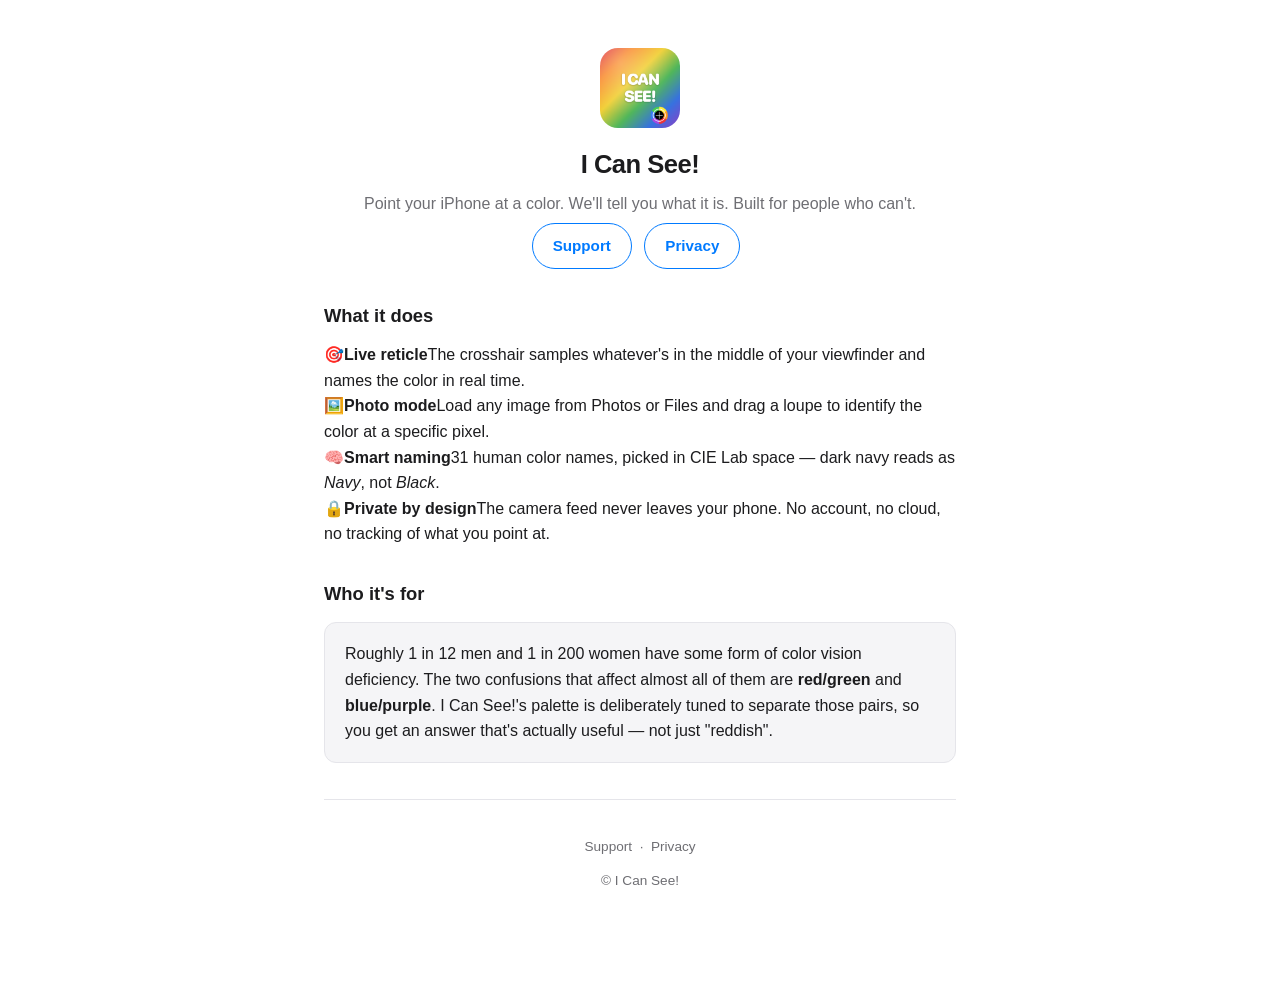
<file: index.html>
<!DOCTYPE html>
<html lang="en">
<head>
<meta charset="UTF-8">
<meta name="viewport" content="width=device-width, initial-scale=1.0">
<title>I Can See!</title>
<meta name="description" content="A colorblind-friendly color identifier for iPhone. Aim your camera or load a photo — I Can See! names what you're looking at.">
<link rel="icon" href="icon.png">
<link rel="apple-touch-icon" href="icon.png">
<link rel="stylesheet" href="_shared.css">
</head>
<body>
<div class="wrap">

<header class="hero">
    <img class="icon" src="icon.png" style="width:80px;height:80px;border-radius:18px;" alt="I Can See! app icon">
    <h1>I Can See!</h1>
    <p class="tagline">Point your iPhone at a color. We'll tell you what it is. Built for people who can't.</p>
    <p>
        <a class="cta secondary" href="support.html">Support</a>
        <a class="cta secondary" href="privacy.html">Privacy</a>
    </p>
</header>

<h2>What it does</h2>
<div class="features">
    <div class="feature"><span class="emoji">🎯</span><strong>Live reticle</strong><span>The crosshair samples whatever's in the middle of your viewfinder and names the color in real time.</span></div>
    <div class="feature"><span class="emoji">🖼️</span><strong>Photo mode</strong><span>Load any image from Photos or Files and drag a loupe to identify the color at a specific pixel.</span></div>
    <div class="feature"><span class="emoji">🧠</span><strong>Smart naming</strong><span>31 human color names, picked in CIE Lab space — dark navy reads as <em>Navy</em>, not <em>Black</em>.</span></div>
    <div class="feature"><span class="emoji">🔒</span><strong>Private by design</strong><span>The camera feed never leaves your phone. No account, no cloud, no tracking of what you point at.</span></div>
</div>

<h2>Who it's for</h2>
<div class="card">
    <p>
        Roughly 1 in 12 men and 1 in 200 women have some form of color vision deficiency. The two confusions that affect almost all of them are <strong>red/green</strong> and <strong>blue/purple</strong>. I Can See!'s palette is deliberately tuned to separate those pairs, so you get an answer that's actually useful &mdash; not just "reddish".
    </p>
</div>

<hr>
<footer>
    <p>
        <a href="support.html">Support</a> &nbsp;&middot;&nbsp;
        <a href="privacy.html">Privacy</a>
    </p>
    <p>&copy; I Can See!</p>
</footer>

</div>
</body>
</html>
</file>
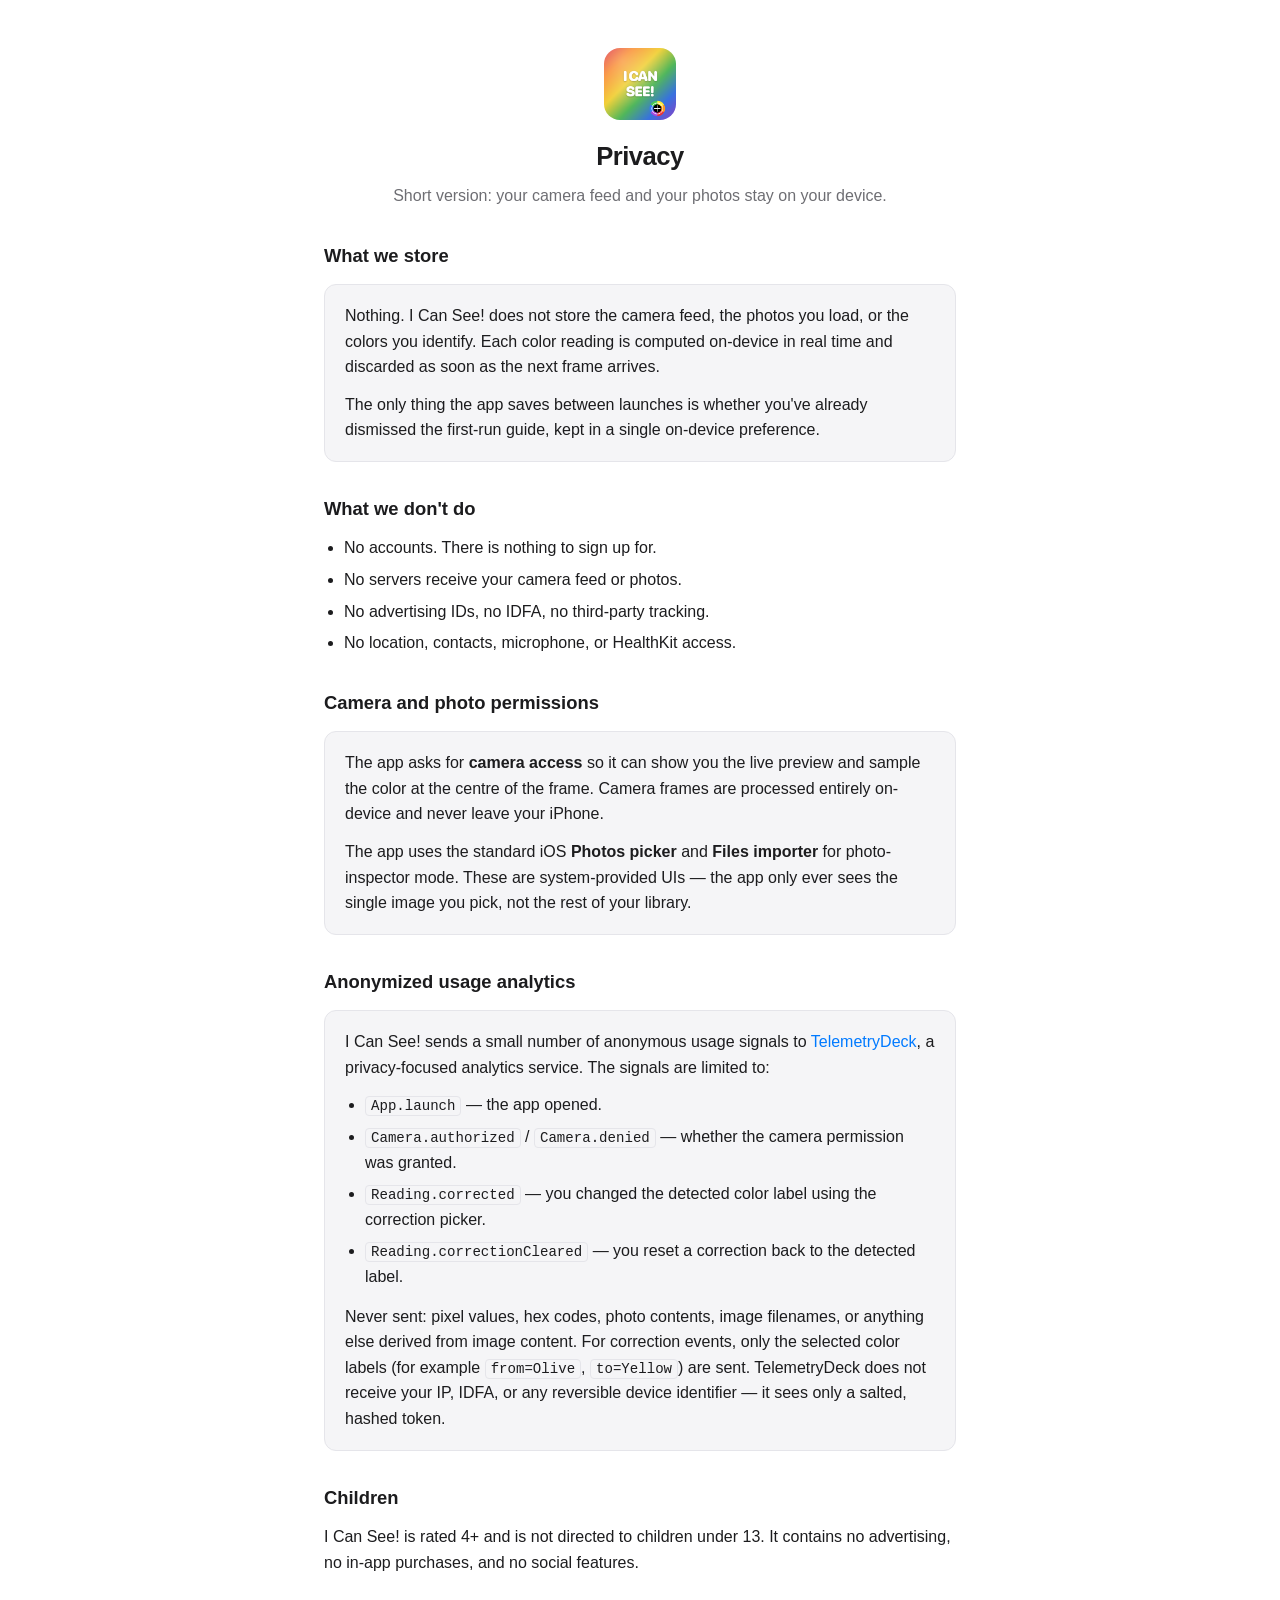
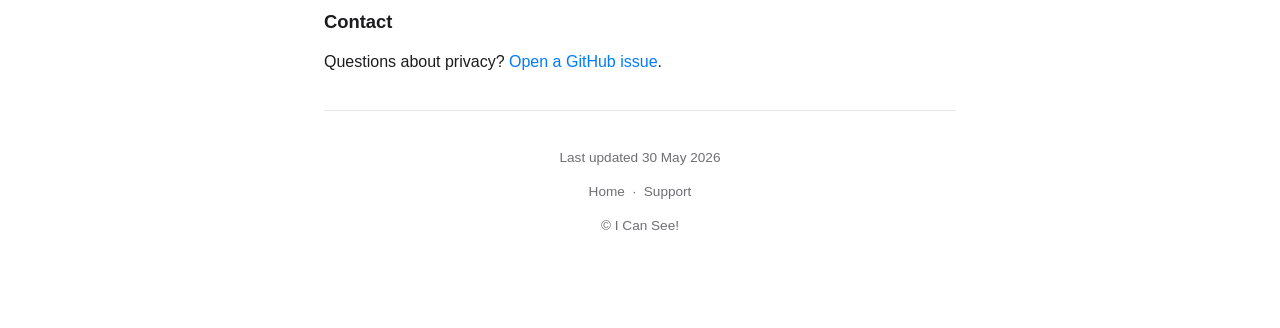
<file: privacy.html>
<!DOCTYPE html>
<html lang="en">
<head>
<meta charset="UTF-8">
<meta name="viewport" content="width=device-width, initial-scale=1.0">
<title>Privacy &middot; I Can See!</title>
<meta name="description" content="Privacy statement for I Can See! — your camera and photos stay on your device.">
<link rel="icon" href="icon.png">
<link rel="apple-touch-icon" href="icon.png">
<link rel="stylesheet" href="_shared.css">
</head>
<body>
<div class="wrap">

<header>
    <a href="index.html"><img class="icon" src="icon.png" alt="I Can See! app icon"></a>
    <h1>Privacy</h1>
    <p class="tagline">Short version: your camera feed and your photos stay on your device.</p>
</header>

<h2>What we store</h2>
<div class="card">
    <p>
        Nothing. I Can See! does not store the camera feed, the photos you load, or the colors you identify. Each color reading is computed on-device in real time and discarded as soon as the next frame arrives.
    </p>
    <p style="margin-bottom: 0;">
        The only thing the app saves between launches is whether you've already dismissed the first-run guide, kept in a single on-device preference.
    </p>
</div>

<h2>What we don't do</h2>
<ul>
    <li>No accounts. There is nothing to sign up for.</li>
    <li>No servers receive your camera feed or photos.</li>
    <li>No advertising IDs, no IDFA, no third-party tracking.</li>
    <li>No location, contacts, microphone, or HealthKit access.</li>
</ul>

<h2>Camera and photo permissions</h2>
<div class="card">
    <p>
        The app asks for <strong>camera access</strong> so it can show you the live preview and sample the color at the centre of the frame. Camera frames are processed entirely on-device and never leave your iPhone.
    </p>
    <p style="margin-bottom: 0;">
        The app uses the standard iOS <strong>Photos picker</strong> and <strong>Files importer</strong> for photo-inspector mode. These are system-provided UIs &mdash; the app only ever sees the single image you pick, not the rest of your library.
    </p>
</div>

<h2>Anonymized usage analytics</h2>
<div class="card">
    <p>
        I Can See! sends a small number of anonymous usage signals to <a href="https://telemetrydeck.com" rel="noopener">TelemetryDeck</a>, a privacy-focused analytics service. The signals are limited to:
    </p>
    <ul>
        <li><code>App.launch</code> &mdash; the app opened.</li>
        <li><code>Camera.authorized</code> / <code>Camera.denied</code> &mdash; whether the camera permission was granted.</li>
        <li><code>Reading.corrected</code> &mdash; you changed the detected color label using the correction picker.</li>
        <li><code>Reading.correctionCleared</code> &mdash; you reset a correction back to the detected label.</li>
    </ul>
    <p style="margin-bottom: 0;">
        Never sent: pixel values, hex codes, photo contents, image filenames, or anything else derived from image content. For correction events, only the selected color labels (for example <code>from=Olive</code>, <code>to=Yellow</code>) are sent. TelemetryDeck does not receive your IP, IDFA, or any reversible device identifier &mdash; it sees only a salted, hashed token.
    </p>
</div>

<h2>Children</h2>
<p>
    I Can See! is rated 4+ and is not directed to children under 13. It contains no advertising, no in-app purchases, and no social features.
</p>

<h2>Contact</h2>
<p>
    Questions about privacy? <a href="https://github.com/trantjustin/ICanSee/issues/new">Open a GitHub issue</a>.
</p>

<hr>
<footer>
    <p>Last updated 30 May 2026</p>
    <p>
        <a href="index.html">Home</a> &nbsp;&middot;&nbsp;
        <a href="support.html">Support</a>
    </p>
    <p>&copy; I Can See!</p>
</footer>

</div>
</body>
</html>
</file>
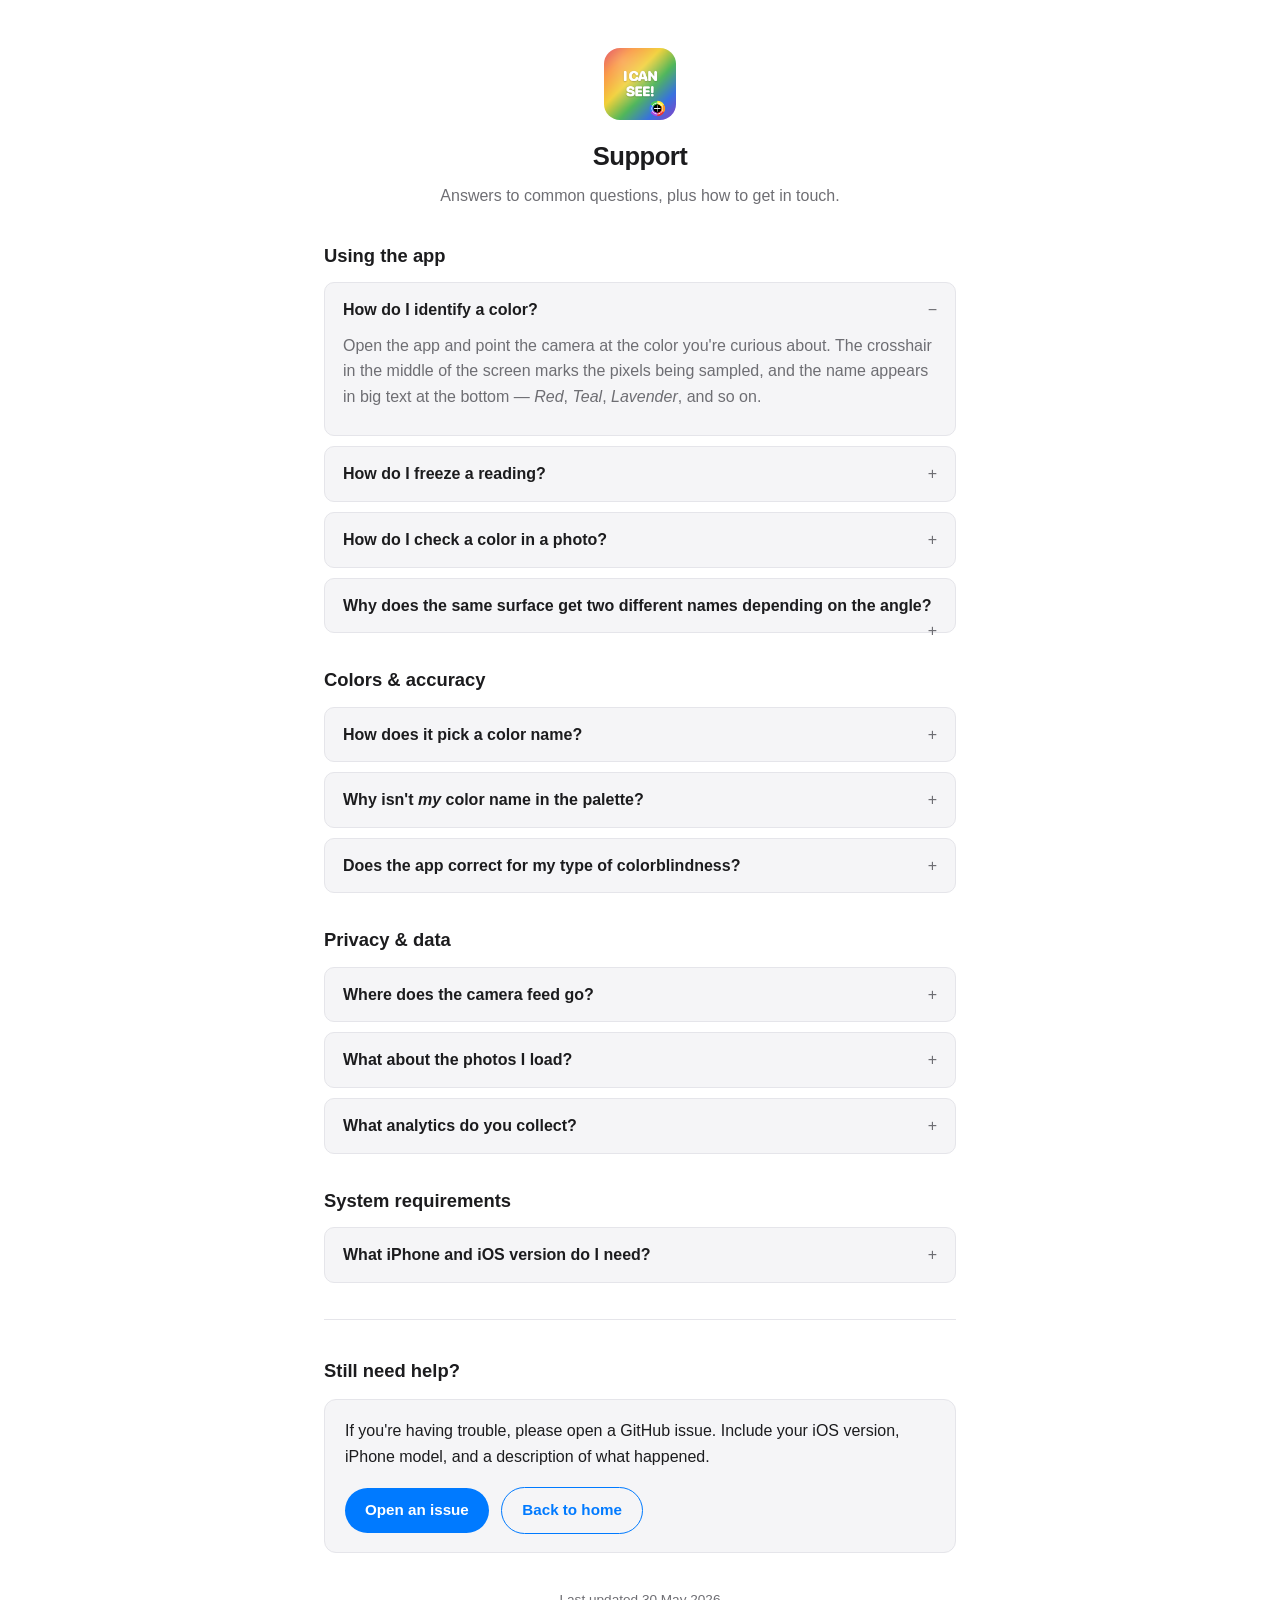
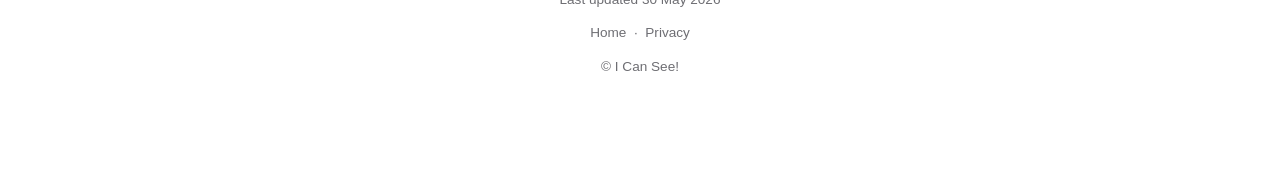
<file: support.html>
<!DOCTYPE html>
<html lang="en">
<head>
<meta charset="UTF-8">
<meta name="viewport" content="width=device-width, initial-scale=1.0">
<title>Support &middot; I Can See!</title>
<meta name="description" content="Help and FAQ for the I Can See! color identifier app.">
<link rel="icon" href="icon.png">
<link rel="apple-touch-icon" href="icon.png">
<link rel="stylesheet" href="_shared.css">
</head>
<body>
<div class="wrap">

<header>
    <a href="index.html"><img class="icon" src="icon.png" alt="I Can See! app icon"></a>
    <h1>Support</h1>
    <p class="tagline">Answers to common questions, plus how to get in touch.</p>
</header>

<h2>Using the app</h2>

<details class="faq" open>
    <summary>How do I identify a color?</summary>
    <p>Open the app and point the camera at the color you're curious about. The crosshair in the middle of the screen marks the pixels being sampled, and the name appears in big text at the bottom &mdash; <em>Red</em>, <em>Teal</em>, <em>Lavender</em>, and so on.</p>
</details>

<details class="faq">
    <summary>How do I freeze a reading?</summary>
    <p>Tap the pause button in the bottom-right of the color readout bar. The reading freezes so you can read it without holding the phone steady. Tap the play button to resume.</p>
</details>

<details class="faq">
    <summary>How do I check a color in a photo?</summary>
    <p>Tap the photo button (top-right, the photo icon) and choose <strong>Choose from Photos</strong> or <strong>Choose from Files</strong>. Drag the loupe around the image to identify the color at any specific pixel.</p>
</details>

<details class="faq">
    <summary>Why does the same surface get two different names depending on the angle?</summary>
    <p>Most surfaces aren't a single uniform color &mdash; lighting, shadows, and screen glare shift what the camera actually sees. For the most accurate reading, use diffuse natural light and aim straight at the surface.</p>
</details>

<h2>Colors &amp; accuracy</h2>

<details class="faq">
    <summary>How does it pick a color name?</summary>
    <p>The app samples a small region around the crosshair (about 24×24 pixels), averages the colors, and finds the nearest match in a 31-name palette using <strong>CIE Lab</strong> distance. Lab is roughly perceptually uniform &mdash; meaning it weights hue, lightness, and chroma the way human eyes do &mdash; so dark navy reads as <em>Navy</em> instead of being lumped into <em>Black</em>.</p>
</details>

<details class="faq">
    <summary>Why isn't <em>my</em> color name in the palette?</summary>
    <p>The palette is deliberately small. It only includes color names a typical English speaker would say out loud (no <em>papayawhip</em> or <em>gainsboro</em>). For people with color vision deficiency, a precise but unfamiliar name is worse than no name &mdash; you can't act on a label you don't recognise.</p>
</details>

<details class="faq">
    <summary>Does the app correct for my type of colorblindness?</summary>
    <p>No. The app reports what the camera actually sees, in standard color names. The point is to give you ground truth, not to simulate what you'd see if you had typical color vision. If "the apple is red" is what you need to know, that's what the readout will say.</p>
</details>

<h2>Privacy &amp; data</h2>

<details class="faq">
    <summary>Where does the camera feed go?</summary>
    <p>Nowhere. Every frame is processed on your iPhone and discarded as soon as the next one arrives. The app does not record video, save photos automatically, or upload anything to a server.</p>
</details>

<details class="faq">
    <summary>What about the photos I load?</summary>
    <p>They're handled by the standard iOS Photos picker and Files importer &mdash; system UIs that hand the app a single image at a time. The app never sees the rest of your library, and the loaded image stays in memory only while the inspector is open.</p>
</details>

<details class="faq">
    <summary>What analytics do you collect?</summary>
    <p>Anonymous usage signals only: <code>App.launch</code>, <code>Camera.authorized</code>/<code>Camera.denied</code>, plus correction actions (<code>Reading.corrected</code> and <code>Reading.correctionCleared</code>). For correction actions, the event includes only color labels (for example <code>from=Olive</code>, <code>to=Yellow</code>) so we can improve matcher accuracy. Never pixel values, hex codes, photos, or other image data. See the <a href="privacy.html">privacy page</a> for details.</p>
</details>

<h2>System requirements</h2>

<details class="faq">
    <summary>What iPhone and iOS version do I need?</summary>
    <p>I Can See! requires <strong>iOS 17.0 or later</strong> on iPhone. iPad and Apple Watch are not currently supported. The camera mode needs a working rear camera; photo mode works on any iPhone.</p>
</details>

<hr>

<h2>Still need help?</h2>
<div class="card">
    <p>
        If you're having trouble, please open a GitHub issue. Include your iOS version, iPhone model, and a description of what happened.
    </p>
    <p>
        <a class="cta" href="https://github.com/trantjustin/ICanSee/issues/new">Open an issue</a>
        <a class="cta secondary" href="index.html">Back to home</a>
    </p>
</div>

<footer>
    <p>Last updated 30 May 2026</p>
    <p>
        <a href="index.html">Home</a> &nbsp;&middot;&nbsp;
        <a href="privacy.html">Privacy</a>
    </p>
    <p>&copy; I Can See!</p>
</footer>

</div>
</body>
</html>
</file>
<file: _shared.css>
/* Shared stylesheet for app support & privacy pages */
:root {
    --bg: #ffffff;
    --fg: #1c1c1e;
    --muted: #6e6e73;
    --accent: #007AFF;
    --card: #f5f5f7;
    --border: #e5e5ea;
}
@media (prefers-color-scheme: dark) {
    :root {
        --bg: #000000;
        --fg: #f5f5f7;
        --muted: #8e8e93;
        --accent: #0A84FF;
        --card: #1c1c1e;
        --border: #2c2c2e;
    }
}
* { box-sizing: border-box; }
html { scroll-behavior: smooth; }
body {
    margin: 0;
    font-family: -apple-system, BlinkMacSystemFont, "SF Pro Text", "Helvetica Neue", Helvetica, Arial, sans-serif;
    font-size: 16px;
    background: var(--bg);
    color: var(--fg);
    line-height: 1.6;
    -webkit-font-smoothing: antialiased;
}
.wrap {
    max-width: 680px;
    margin: 0 auto;
    padding: 48px 24px 80px;
}
header {
    text-align: center;
    margin-bottom: 32px;
}
header img.icon {
    width: 72px;
    height: 72px;
    border-radius: 16px;
    display: block;
    margin: 0 auto 16px;
}
header h1 {
    font-size: 1.6rem;
    font-weight: 700;
    margin: 0 0 6px;
    letter-spacing: -0.02em;
}
header .tagline {
    font-size: 1rem;
    color: var(--muted);
    margin: 0;
}
h2 {
    font-size: 1.15rem;
    font-weight: 700;
    margin: 32px 0 12px;
}
p, li { margin: 0 0 12px; }
a { color: var(--accent); text-decoration: none; }
a:hover { text-decoration: underline; }
.card {
    background: var(--card);
    border: 1px solid var(--border);
    border-radius: 12px;
    padding: 18px 20px;
    margin: 14px 0;
}
.card p:last-child { margin-bottom: 0; }
.cta {
    display: inline-block;
    background: var(--accent);
    color: #fff !important;
    padding: 10px 20px;
    border-radius: 999px;
    font-weight: 600;
    font-size: 0.95rem;
    margin: 6px 8px 0 0;
}
.cta.secondary {
    background: transparent;
    color: var(--accent) !important;
    border: 1px solid var(--accent);
}
.cta:hover { text-decoration: none; opacity: 0.9; }
ul { padding-left: 20px; margin: 0 0 14px; }
li { margin: 6px 0; }
details.faq {
    background: var(--card);
    border: 1px solid var(--border);
    border-radius: 10px;
    padding: 14px 18px;
    margin: 10px 0;
}
details.faq summary {
    cursor: pointer;
    font-weight: 600;
    list-style: none;
}
details.faq summary::-webkit-details-marker { display: none; }
details.faq summary::after {
    content: "+";
    float: right;
    color: var(--muted);
    font-weight: 400;
}
details.faq[open] summary::after { content: "\2212"; }
details.faq p, details.faq ul { margin-top: 10px; color: var(--muted); }
hr {
    border: 0;
    border-top: 1px solid var(--border);
    margin: 36px 0;
}
footer {
    color: var(--muted);
    font-size: 0.85rem;
    text-align: center;
    margin-top: 36px;
}
footer a { color: var(--muted); }
code {
    background: var(--card);
    border: 1px solid var(--border);
    padding: 1px 5px;
    border-radius: 4px;
    font-size: 0.88em;
    font-family: "SF Mono", ui-monospace, Menlo, Monaco, monospace;
}
</file>
